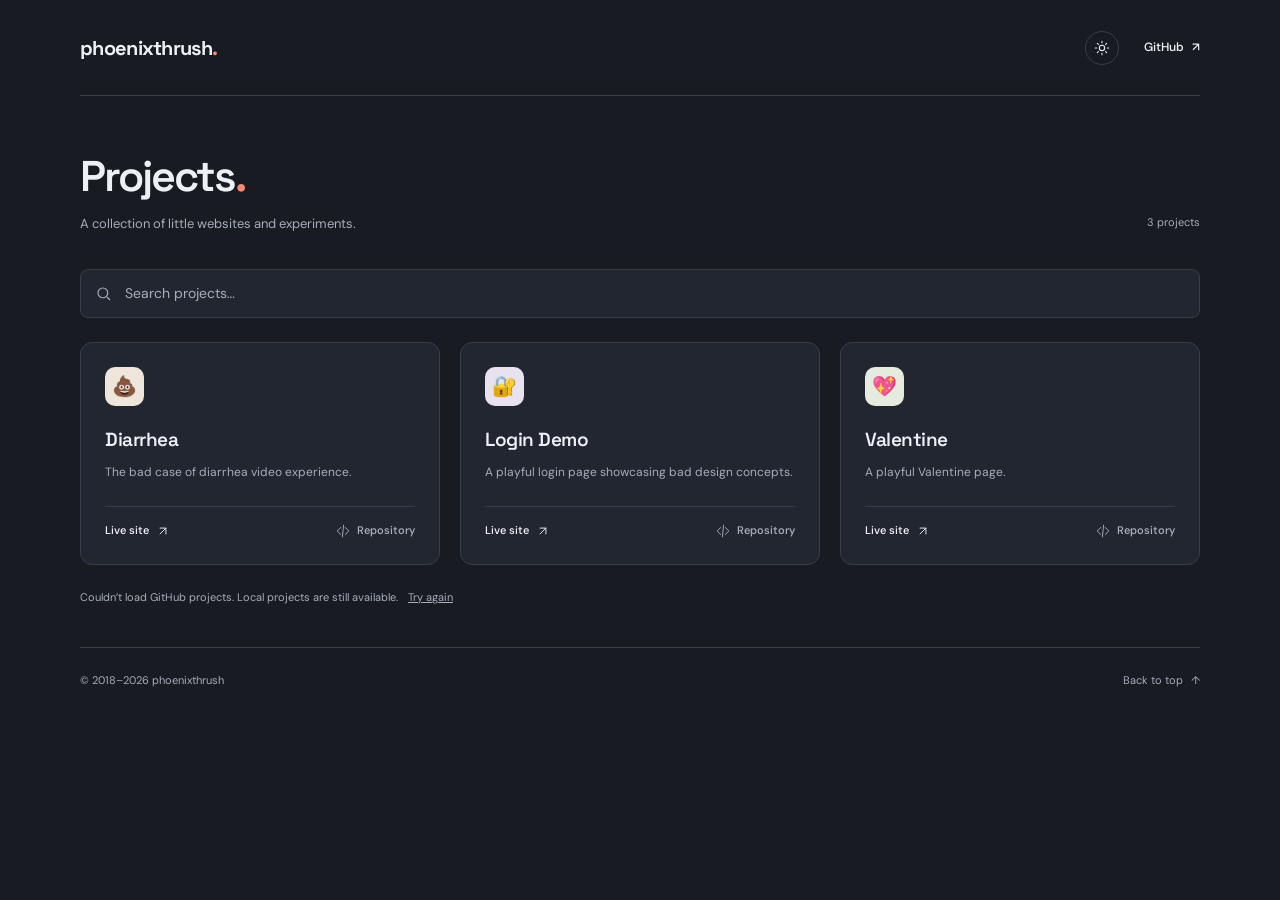
<file: index.html>
<!doctype html>
<html lang="en" data-theme="dark">
<head>
  <meta charset="utf-8">
  <meta name="darkreader-lock">
  <meta name="viewport" content="width=device-width, initial-scale=1">
  <meta name="description" content="Projects by phoenixthrush. Explore the live sites and their source code.">
  <meta name="theme-color" content="#f8f7f3">
  <title>Projects — phoenixthrush</title>
  <link rel="icon" href="assets/icons/favicon.svg" type="image/svg+xml">
  <link rel="stylesheet" href="assets/css/styles.css">
  <script src="assets/js/shared.js"></script>
  <script src="assets/js/gallery.js" defer></script>
</head>
<body id="top">
  <div class="wrap">
    <header class="site-header">
      <a class="brand" href="index.html">phoenixthrush<span class="brand-dot">.</span></a>
      <nav aria-label="Main navigation">
        <button class="theme-toggle" id="themeToggle" type="button" aria-label="Switch theme"></button>
        <a class="profile-link" href="https://github.com/phoenixthrush" target="_blank" rel="noopener noreferrer">GitHub <span aria-hidden="true">↗</span></a>
      </nav>
    </header>
    <main>
      <div class="page-heading"><div><h1>Projects<span class="brand-dot">.</span></h1><p>A collection of little websites and experiments.</p></div><span class="project-count" id="project-count" aria-live="polite">3 projects</span></div>
      <div class="project-search">
        <svg width="18" height="18" viewBox="0 0 24 24" fill="none" stroke="currentColor" stroke-width="1.6" aria-hidden="true"><circle cx="10.5" cy="10.5" r="6.5"/><path d="m16 16 4 4"/></svg>
        <input type="search" id="project-search" aria-label="Search projects" placeholder="Search projects…" autocomplete="off">
      </div>
      <div class="project-grid" id="project-grid"></div>
      <p class="empty-state" id="empty-state" hidden>No projects found. Try a different search.</p>
      <div class="load-status" role="status"><span id="load-message">Loading more projects from GitHub…</span><button id="retry" type="button" hidden>Try again</button></div>
      <noscript><p><a href="valentine.html">Valentine</a> · <a href="login.html">Login demo</a> · <a href="diarrhea.html">Diarrhea</a> · <a href="https://github.com/phoenixthrush/poop">Source code</a></p><p>Enable JavaScript to show the full project collection.</p></noscript>
    </main>
    <footer class="site-footer">
      <p>© 2018–2026 phoenixthrush</p>
      <a href="#top">Back to top <span aria-hidden="true">↑</span></a>
    </footer>
  </div>
</body>
</html>
</file>
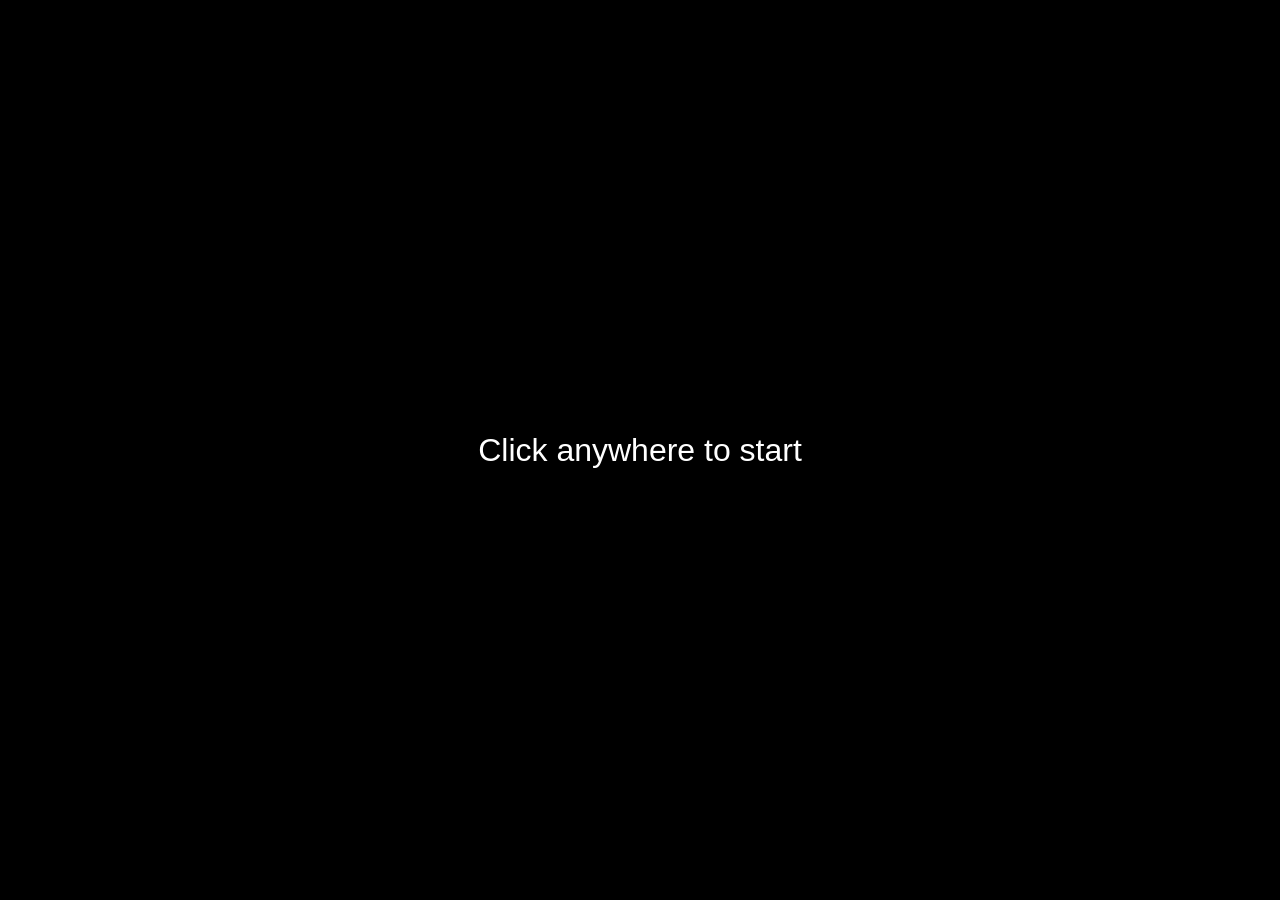
<file: diarrhea.html>
<!DOCTYPE html>
<html lang="en">

<head>
    <meta charset="UTF-8">
    <meta name="viewport" content="width=device-width, initial-scale=1.0">
    <title>I have a bad case of diarrhea</title>
    <style>
        * {
            box-sizing: border-box;
        }

        body {
            margin: 0;
            overflow: hidden;
            background: black;
        }

        #myVideo {
            display: none;
            position: fixed;
            inset: 0;
            width: 100%;
            height: 100%;
            object-fit: cover;
        }

        #overlay {
            position: fixed;
            inset: 0;
            background: black;
            color: white;
            display: flex;
            justify-content: center;
            align-items: center;
            font-family: Arial, sans-serif;
            font-size: 2rem;
            cursor: pointer;
            user-select: none;
        }
    </style>
</head>

<body>

    <div id="overlay">Click anywhere to start</div>

    <video id="myVideo" loop playsinline>
        <source src="assets/media/diarrhea.mp4" type="video/mp4">
        Your browser does not support HTML5 video.
    </video>

    <script>
        const overlay = document.getElementById("overlay");
        const video = document.getElementById("myVideo");

        overlay.addEventListener("click", async () => {
            overlay.style.display = "none";
            video.style.display = "block";

            try {
                await video.play();
            } catch (err) {
                console.error("Playback failed:", err);
            }
        });
    </script>

</body>

</html>
</file>
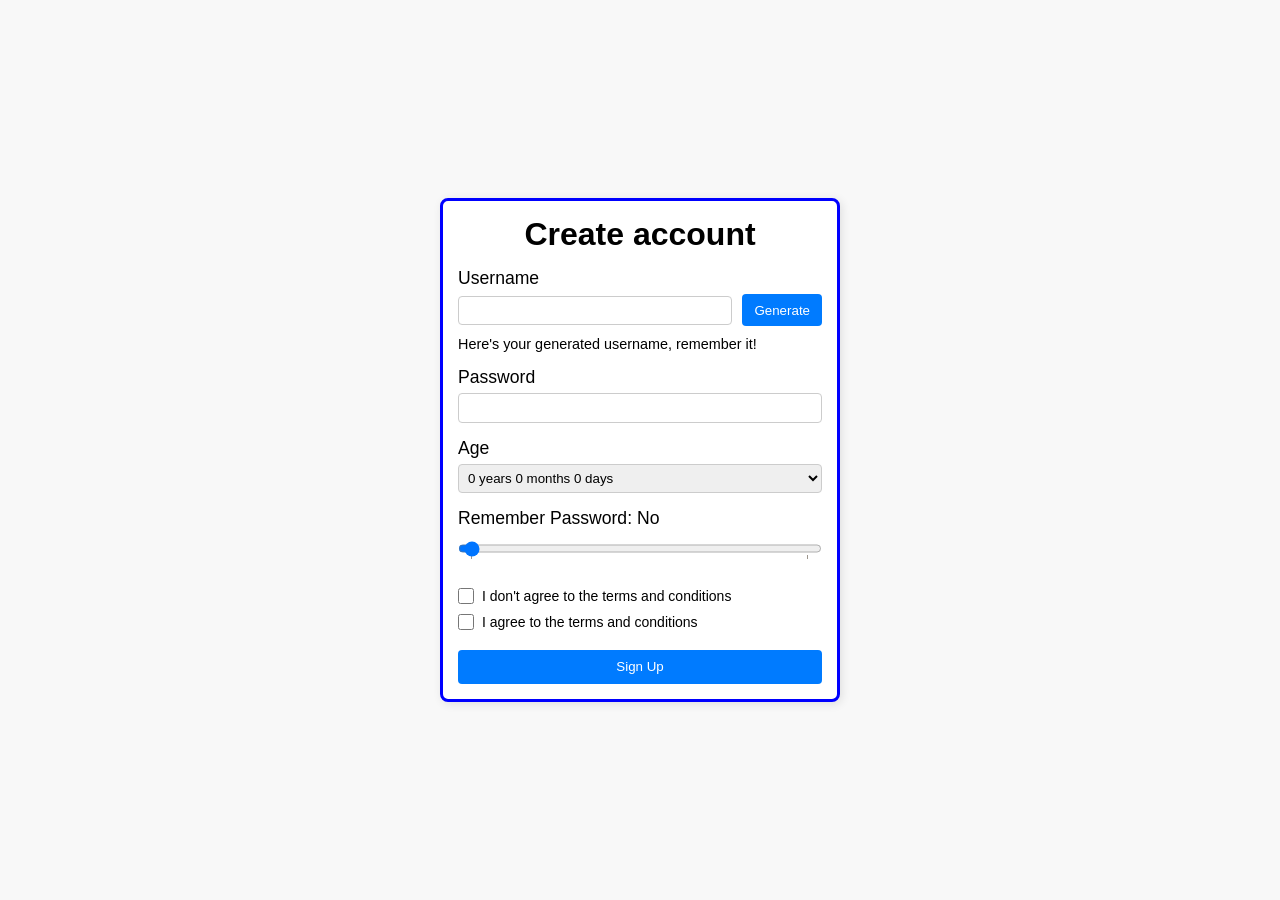
<file: login.html>
<!DOCTYPE html>
<html lang="en">

<head>
    <meta charset="UTF-8">
    <meta name="viewport" content="width=device-width, initial-scale=1.0">
    <title>Login</title>
    <style>
        * {
            box-sizing: border-box;
            margin: 0;
            padding: 0;
            font-family: Arial, Helvetica, sans-serif;
        }

        h1,
        p {
            user-select: none;
        }

        p {
            font-size: 1.1em;
            margin: 15px 0 5px 0;
        }

        body {
            display: flex;
            justify-content: center;
            align-items: center;
            height: 100svh;
            background-color: #f8f8f8;
        }

        .container {
            display: flex;
            justify-content: center;
            align-items: center;
            flex-direction: column;
            width: 100%;
        }

        .login-box {
            border: 3px solid blue;
            width: 100%;
            max-width: 400px;
            padding: 15px;
            border-radius: 8px;
            background: white;
            box-shadow: 2px 2px 10px rgba(0, 0, 0, 0.1);
        }

        .login-box h1 {
            text-align: center;
            margin-bottom: 15px;
        }

        .username-container {
            display: flex;
            gap: 10px;
            align-items: center;
            width: 100%;
        }

        input,
        select {
            width: 100%;
            height: 2.2em;
            padding: 5px;
            border: 1px solid #ccc;
            border-radius: 4px;
        }

        #generate {
            flex-shrink: 0;
            min-width: fit-content;
            height: 2.4em;
            padding: 0 12px;
            border: none;
            background-color: #007bff;
            color: white;
            border-radius: 4px;
            cursor: pointer;
        }

        #generate:hover {
            background-color: #0056b3;
        }

        #rememberPassword {
            margin-bottom: 15px;
            width: 100%;
        }

        #signup {
            margin-top: 20px;
            width: 100%;
            height: 2.5em;
            background-color: #007bff;
            color: white;
            border: 0;
            border-radius: 4px;
        }

        label {
            display: flex;
            align-items: center;
            font-size: 14px;
            margin-top: 10px;
        }

        input[type="checkbox"] {
            width: 16px;
            height: 16px;
            margin-right: 8px;
        }
    </style>
</head>

<body>
    <div class="container">
        <div class="login-box">
            <h1>Create account</h1>

            <p>Username</p>
            <div class="username-container">
                <input type="text" name="username" id="username" readonly>
                <button id="generate" onclick="generateUsername()">Generate</button>
            </div>
            <p style="font-size: 0.9em; margin-top: 10px;">Here's your generated username, remember it!</p>

            <p>Password</p>
            <input type="text" name="password" id="password">

            <p>Age</p>
            <select name="age" id="age"></select>

            <p id="rememberPasswordLabel">Remember Password: No</p>
            <input type="range" id="rememberPassword" name="rememberPassword" min="0" max="1" step="1" value="0" list="rememberPasswordOptions">
            <datalist id="rememberPasswordOptions">
                <option value="0" label="No"></option>
                <option value="1" label="Yes"></option>
            </datalist><br>

            <label>
                <input type="checkbox" id="disagreeTerms">
                I don't agree to the terms and conditions
            </label>
            <label>
                <input type="checkbox" id="agreeTerms">
                I agree to the terms and conditions</a>
            </label>

            <button id="signup">Sign Up</button>
        </div>
    </div>

    <script>
        function generateUsername() {
            document.getElementById('username').value = crypto.randomUUID();
        }

        document.addEventListener("DOMContentLoaded", function () {
            const select = document.getElementById("age");

            for (let i = 0; i <= 21; i++) {
                for (let j = 0; j < 12; j++) {
                    for (let k = 0; k < 31; k++) {
                        let option = document.createElement("option");
                        option.value = `${i} years ${j} months ${k} days`;
                        option.textContent = option.value;
                        select.appendChild(option);
                    }
                }
            }

            const rememberPassword = document.getElementById('rememberPassword');
            const label = document.getElementById('rememberPasswordLabel');

            function updateRememberPasswordLabel() {
                label.textContent = `Remember Password: ${rememberPassword.value == 1 ? 'Yes' : 'No'}`;
            }

            rememberPassword.addEventListener("input", updateRememberPasswordLabel);
            updateRememberPasswordLabel();
        });
    </script>
</body>

</html>
</file>
<file: assets/css/styles.css>
@import url('https://fonts.googleapis.com/css2?family=DM+Sans:wght@400;500;550;600&family=Space+Grotesk:wght@400;500;600;700&display=swap');

:root {
  color-scheme: light;
  --bg: #f8f7f3;
  --surface: #fffefa;
  --ink: #252622;
  --muted: #74766d;
  --line: #e2e2d9;
  --accent: #e7674e;
  --soft: #efeee8;
}

:root[data-theme='dark'] {
  color-scheme: dark;
  --bg: #181b22;
  --surface: #222630;
  --ink: #edf0f5;
  --muted: #a6aebb;
  --line: #363d4b;
  --accent: #f58b71;
  --soft: #2b313d;
}

* { box-sizing: border-box; }
body {
  margin: 0;
  background: var(--bg);
  color: var(--ink);
  font-family: 'DM Sans', sans-serif;
  font-size: 14px;
  line-height: 1.6;
}
a { color: inherit; text-decoration: none; }
button { font: inherit; color: inherit; cursor: pointer; }
a, button { -webkit-tap-highlight-color: transparent; touch-action: manipulation; }
a:focus-visible, button:focus-visible { outline: 3px solid var(--accent); outline-offset: 5px; }
svg { display: block; }
[hidden] { display: none !important; }
h1, h2, p { margin: 0; }
.wrap { width: min(1120px, calc(100% - 64px)); margin-inline: auto; }
.site-header {
  height: 96px;
  display: flex;
  align-items: center;
  justify-content: space-between;
  border-bottom: 1px solid var(--line);
}
.brand {
  display: flex;
  align-items: center;
  font-family: 'Space Grotesk', sans-serif;
  font-size: 20px;
  font-weight: 700;
  letter-spacing: -.7px;
}
.brand-dot { color: var(--accent); }
nav { display: flex; gap: 25px; align-items: center; }
.profile-link { font-size: 12px; font-weight: 550; }
.profile-link span { margin-left: 5px; }
.profile-link:hover { color: var(--accent); }
.theme-toggle {
  display: grid;
  place-items: center;
  width: 34px;
  height: 34px;
  border: 1px solid var(--line);
  border-radius: 50%;
  background: transparent;
}
.theme-toggle:hover { background: var(--soft); }
main { padding: 55px 0 40px; }
.page-heading { display: flex; align-items: flex-end; justify-content: space-between; gap: 20px; margin-bottom: 35px; }
h1 { font-family: 'Space Grotesk', sans-serif; font-size: 43px; line-height: 1.2; letter-spacing: -2px; font-weight: 600; }
.page-heading p { margin-top: 11px; color: var(--muted); font-size: 13px; }
.project-count { font-size: 11px; color: var(--muted); white-space: nowrap; padding-bottom: 3px; }
.project-search { display: flex; align-items: center; gap: 10px; margin-bottom: 24px; padding: 11px 14px; border: 1px solid var(--line); border-radius: 8px; background: var(--surface); color: var(--muted); }
.project-search svg { flex-shrink: 0; }
.project-search input { width: 100%; min-width: 0; border: 0; outline: none; background: transparent; color: var(--ink); font: inherit; }
.project-search input::placeholder { color: var(--muted); opacity: 1; }
.project-search:focus-within { outline: 2px solid var(--accent); outline-offset: 2px; }
.empty-state { padding: 35px 0; color: var(--muted); text-align: center; }
.project-grid { display: grid; grid-template-columns: repeat(3, minmax(0, 1fr)); gap: 20px; }
.project-card {
  display: flex;
  flex-direction: column;
  padding: 24px;
  border: 1px solid var(--line);
  border-radius: 12px;
  background: var(--surface);
  transition: border-color .2s, transform .2s;
  min-width: 0;
}
.project-card:hover { border-color: var(--accent); transform: translateY(-3px); }
.card-top { display: flex; align-items: center; justify-content: space-between; margin-bottom: 22px; }
.project-icon {
  width: 39px;
  height: 39px;
  border-radius: 10px;
  display: grid;
  place-items: center;
  font-size: 20px;
  background: #eee6db;
}
.project-icon[data-color='1'] { background: #e8e1f0; }
.project-icon[data-color='2'] { background: #e5ebde; }
.project-icon[data-color='3'] { background: #e2e8ef; }
.project-icon[data-color='4'] { background: #f3e2df; }
.project-stars { font-size: 12px; font-variant-numeric: tabular-nums; color: var(--muted); }
.project-title {
  font-family: 'Space Grotesk', sans-serif;
  font-size: 19px;
  line-height: 1.3;
  letter-spacing: -.5px;
  font-weight: 600;
  overflow-wrap: anywhere;
}
.project-description { color: var(--muted); font-size: 12px; line-height: 1.75; margin-top: 10px; margin-bottom: 23px; overflow-wrap: anywhere; }
.project-warning { color: #8b481d; background: #fff2df; border-left: 2px solid #d48a43; border-radius: 3px; padding: 10px 12px; margin-bottom: 20px; font-size: 11px; line-height: 1.7; }
:root[data-theme='dark'] .project-warning { color: #f0c391; background: #383025; }
.project-links { display: flex; align-items: center; justify-content: space-between; gap: 10px; padding-top: 15px; margin-top: auto; border-top: 1px solid var(--line); }
.project-links a { display: inline-flex; align-items: center; gap: 7px; font-size: 11px; font-weight: 550; }
.project-links a:hover { color: var(--accent); }
.project-links .source-link { color: var(--muted); }
.project-links .source-link:hover { color: var(--accent); }
.load-status { display: flex; align-items: center; gap: 10px; font-size: 11px; color: var(--muted); margin-top: 24px; }
.load-status button { border: 0; padding: 0; background: none; text-decoration: underline; font-size: inherit; }
.site-footer { display: flex; flex-wrap: wrap; align-items: center; justify-content: space-between; gap: 16px; padding: 24px 0; border-top: 1px solid var(--line); color: var(--muted); font-size: 11px; }
.site-footer a:hover { color: var(--accent); }
.site-footer a span { margin-left: 5px; }

@media (max-width: 900px) {
  .project-grid { grid-template-columns: repeat(2, minmax(0, 1fr)); }
}
@media (max-width: 560px) {
  .wrap { width: calc(100% - 36px); }
  .site-header { height: 78px; }
  .brand { font-size: 18px; }
  nav { gap: 14px; }
  main { padding-top: 35px; }
  h1 { font-size: 37px; }
  .page-heading { margin-bottom: 26px; align-items: flex-start; }
  .page-heading p { max-width: 220px; font-size: 12px; }
  .project-count { margin-top: 15px; font-size: 10px; }
  .project-grid { grid-template-columns: 1fr; gap: 15px; }
  .project-card { padding: 22px; }
  .card-top { margin-bottom: 18px; }
  .project-description { margin-bottom: 22px; }
}
@media (prefers-reduced-motion: reduce) {
  *, *::before, *::after { transition: none !important; }
}
</file>
